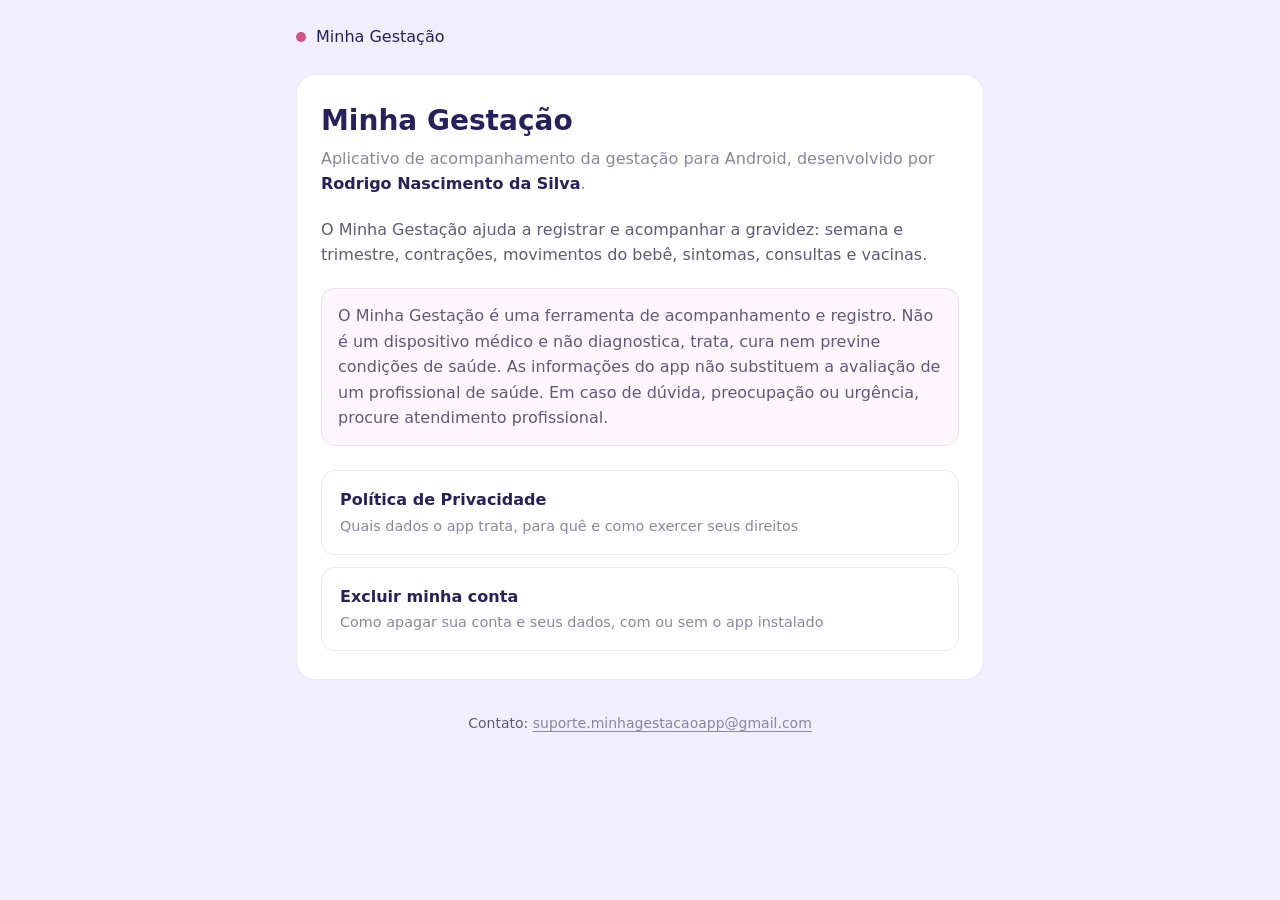
<file: public/index.html>
<!DOCTYPE html>
<html lang="pt-BR">
<head>
  <meta charset="utf-8">
  <meta name="viewport" content="width=device-width, initial-scale=1">
  <title>Minha Gestação</title>
  <meta name="description" content="Minha Gestação — aplicativo de acompanhamento da gestação. Política de Privacidade e exclusão de conta.">
  <link rel="icon" href="data:image/svg+xml,%3Csvg xmlns='http://www.w3.org/2000/svg' viewBox='0 0 16 16'%3E%3Ccircle cx='8' cy='8' r='7' fill='%23D4537E'/%3E%3C/svg%3E">
  <link rel="stylesheet" href="estilo.css">
</head>
<body>
  <main class="pagina">
    <header class="topo">
      <span class="marca" aria-hidden="true"></span>
      <span>Minha Gestação</span>
    </header>

    <section class="cartao">
      <h1>Minha Gestação</h1>
      <p class="subtitulo">Aplicativo de acompanhamento da gestação para Android, desenvolvido por <strong>Rodrigo Nascimento da Silva</strong>.</p>

      <p>O Minha Gestação ajuda a registrar e acompanhar a gravidez: semana e trimestre, contrações, movimentos do bebê, sintomas, consultas e vacinas.</p>

      <div class="aviso" role="note">
        <p>O Minha Gestação é uma ferramenta de acompanhamento e registro. Não é um dispositivo médico e não diagnostica, trata, cura nem previne condições de saúde. As informações do app não substituem a avaliação de um profissional de saúde. Em caso de dúvida, preocupação ou urgência, procure atendimento profissional.</p>
      </div>

      <ul class="links">
        <li>
          <a href="privacidade.html">
            Política de Privacidade
            <span>Quais dados o app trata, para quê e como exercer seus direitos</span>
          </a>
        </li>
        <li>
          <a href="exclusao-conta.html">
            Excluir minha conta
            <span>Como apagar sua conta e seus dados, com ou sem o app instalado</span>
          </a>
        </li>
      </ul>
    </section>

    <footer class="rodape">
      <p>Contato: <a href="mailto:suporte.minhagestacaoapp@gmail.com">suporte.minhagestacaoapp@gmail.com</a></p>
    </footer>
  </main>
</body>
</html>
</file>
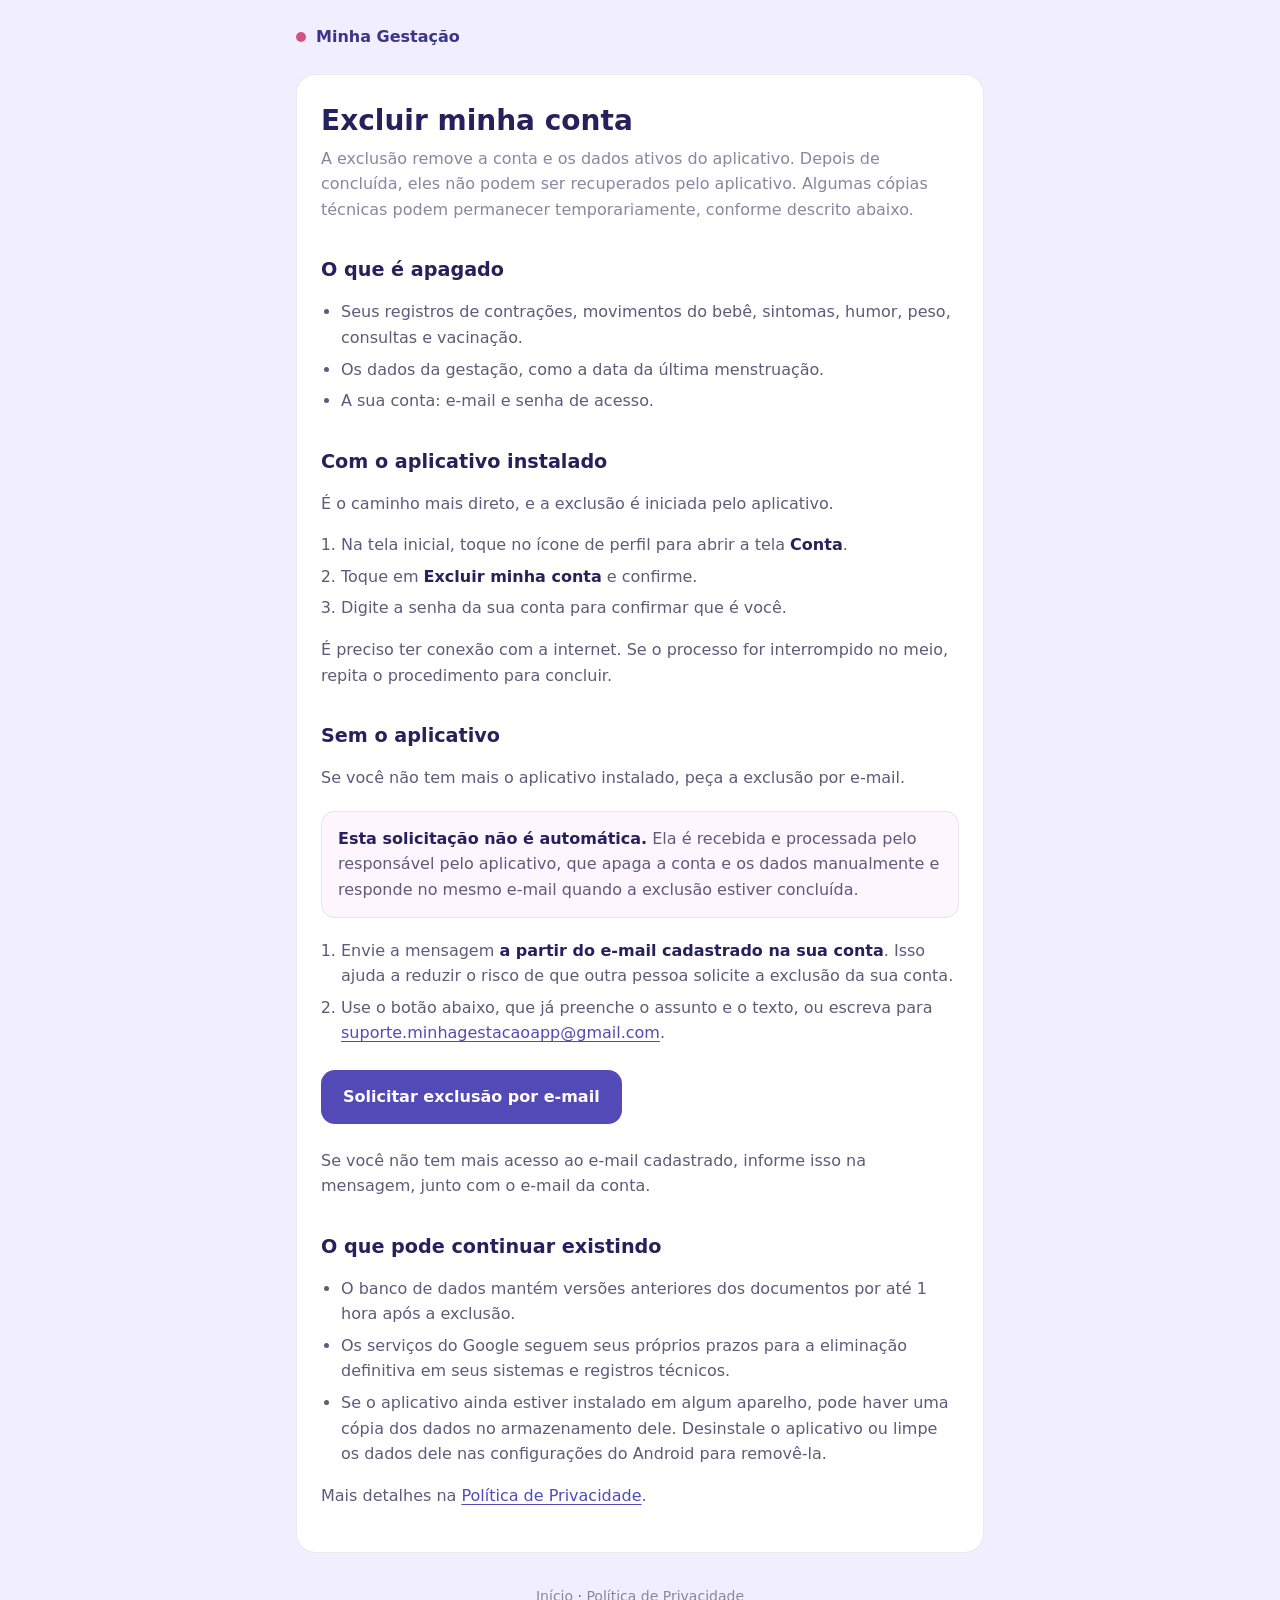
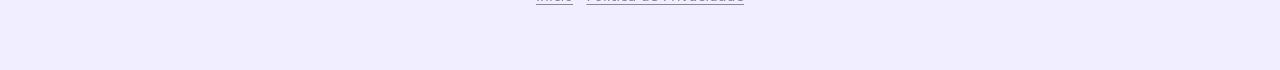
<file: public/exclusao-conta.html>
<!DOCTYPE html>
<html lang="pt-BR">
<head>
  <meta charset="utf-8">
  <meta name="viewport" content="width=device-width, initial-scale=1">
  <title>Excluir minha conta — Minha Gestação</title>
  <meta name="description" content="Como excluir sua conta do Minha Gestação e os dados associados, pelo aplicativo ou sem ele.">
  <link rel="icon" href="data:image/svg+xml,%3Csvg xmlns='http://www.w3.org/2000/svg' viewBox='0 0 16 16'%3E%3Ccircle cx='8' cy='8' r='7' fill='%23D4537E'/%3E%3C/svg%3E">
  <link rel="stylesheet" href="estilo.css">
</head>
<body>
  <main class="pagina">
    <header class="topo">
      <a href="index.html"><span class="marca" aria-hidden="true"></span>Minha Gestação</a>
    </header>

    <article class="cartao">
      <h1>Excluir minha conta</h1>
      <p class="subtitulo">A exclusão remove a conta e os dados ativos do aplicativo. Depois de concluída, eles não podem ser recuperados pelo aplicativo. Algumas cópias técnicas podem permanecer temporariamente, conforme descrito abaixo.</p>

      <h2 id="o-que-sai">O que é apagado</h2>
      <ul>
        <li>Seus registros de contrações, movimentos do bebê, sintomas, humor, peso, consultas e vacinação.</li>
        <li>Os dados da gestação, como a data da última menstruação.</li>
        <li>A sua conta: e-mail e senha de acesso.</li>
      </ul>

      <h2 id="pelo-app">Com o aplicativo instalado</h2>
      <p>É o caminho mais direto, e a exclusão é iniciada pelo aplicativo.</p>
      <ol>
        <li>Na tela inicial, toque no ícone de perfil para abrir a tela <strong>Conta</strong>.</li>
        <li>Toque em <strong>Excluir minha conta</strong> e confirme.</li>
        <li>Digite a senha da sua conta para confirmar que é você.</li>
      </ol>
      <p>É preciso ter conexão com a internet. Se o processo for interrompido no meio, repita o procedimento para concluir.</p>

      <h2 id="sem-o-app">Sem o aplicativo</h2>
      <p>Se você não tem mais o aplicativo instalado, peça a exclusão por e-mail.</p>

      <div class="aviso" role="note">
        <p><strong>Esta solicitação não é automática.</strong> Ela é recebida e processada pelo responsável pelo aplicativo, que apaga a conta e os dados manualmente e responde no mesmo e-mail quando a exclusão estiver concluída.</p>
      </div>

      <ol>
        <li>Envie a mensagem <strong>a partir do e-mail cadastrado na sua conta</strong>. Isso ajuda a reduzir o risco de que outra pessoa solicite a exclusão da sua conta.</li>
        <li>Use o botão abaixo, que já preenche o assunto e o texto, ou escreva para <a href="mailto:suporte.minhagestacaoapp@gmail.com">suporte.minhagestacaoapp@gmail.com</a>.</li>
      </ol>

      <p><a class="botao" href="mailto:suporte.minhagestacaoapp@gmail.com?subject=Exclus%C3%A3o%20de%20conta%20-%20Minha%20Gesta%C3%A7%C3%A3o&amp;body=Solicito%20a%20exclus%C3%A3o%20da%20minha%20conta%20no%20Minha%20Gesta%C3%A7%C3%A3o%20e%20de%20todos%20os%20dados%20associados%20a%20ela.%0D%0A%0D%0AEstou%20enviando%20esta%20mensagem%20a%20partir%20do%20e-mail%20cadastrado%20na%20conta.">Solicitar exclusão por e-mail</a></p>

      <p>Se você não tem mais acesso ao e-mail cadastrado, informe isso na mensagem, junto com o e-mail da conta.</p>

      <h2 id="o-que-fica">O que pode continuar existindo</h2>
      <ul>
        <li>O banco de dados mantém versões anteriores dos documentos por até 1 hora após a exclusão.</li>
        <li>Os serviços do Google seguem seus próprios prazos para a eliminação definitiva em seus sistemas e registros técnicos.</li>
        <li>Se o aplicativo ainda estiver instalado em algum aparelho, pode haver uma cópia dos dados no armazenamento dele. Desinstale o aplicativo ou limpe os dados dele nas configurações do Android para removê-la.</li>
      </ul>

      <p>Mais detalhes na <a href="privacidade.html">Política de Privacidade</a>.</p>
    </article>

    <footer class="rodape">
      <p><a href="index.html">Início</a> · <a href="privacidade.html">Política de Privacidade</a></p>
    </footer>
  </main>
</body>
</html>
</file>
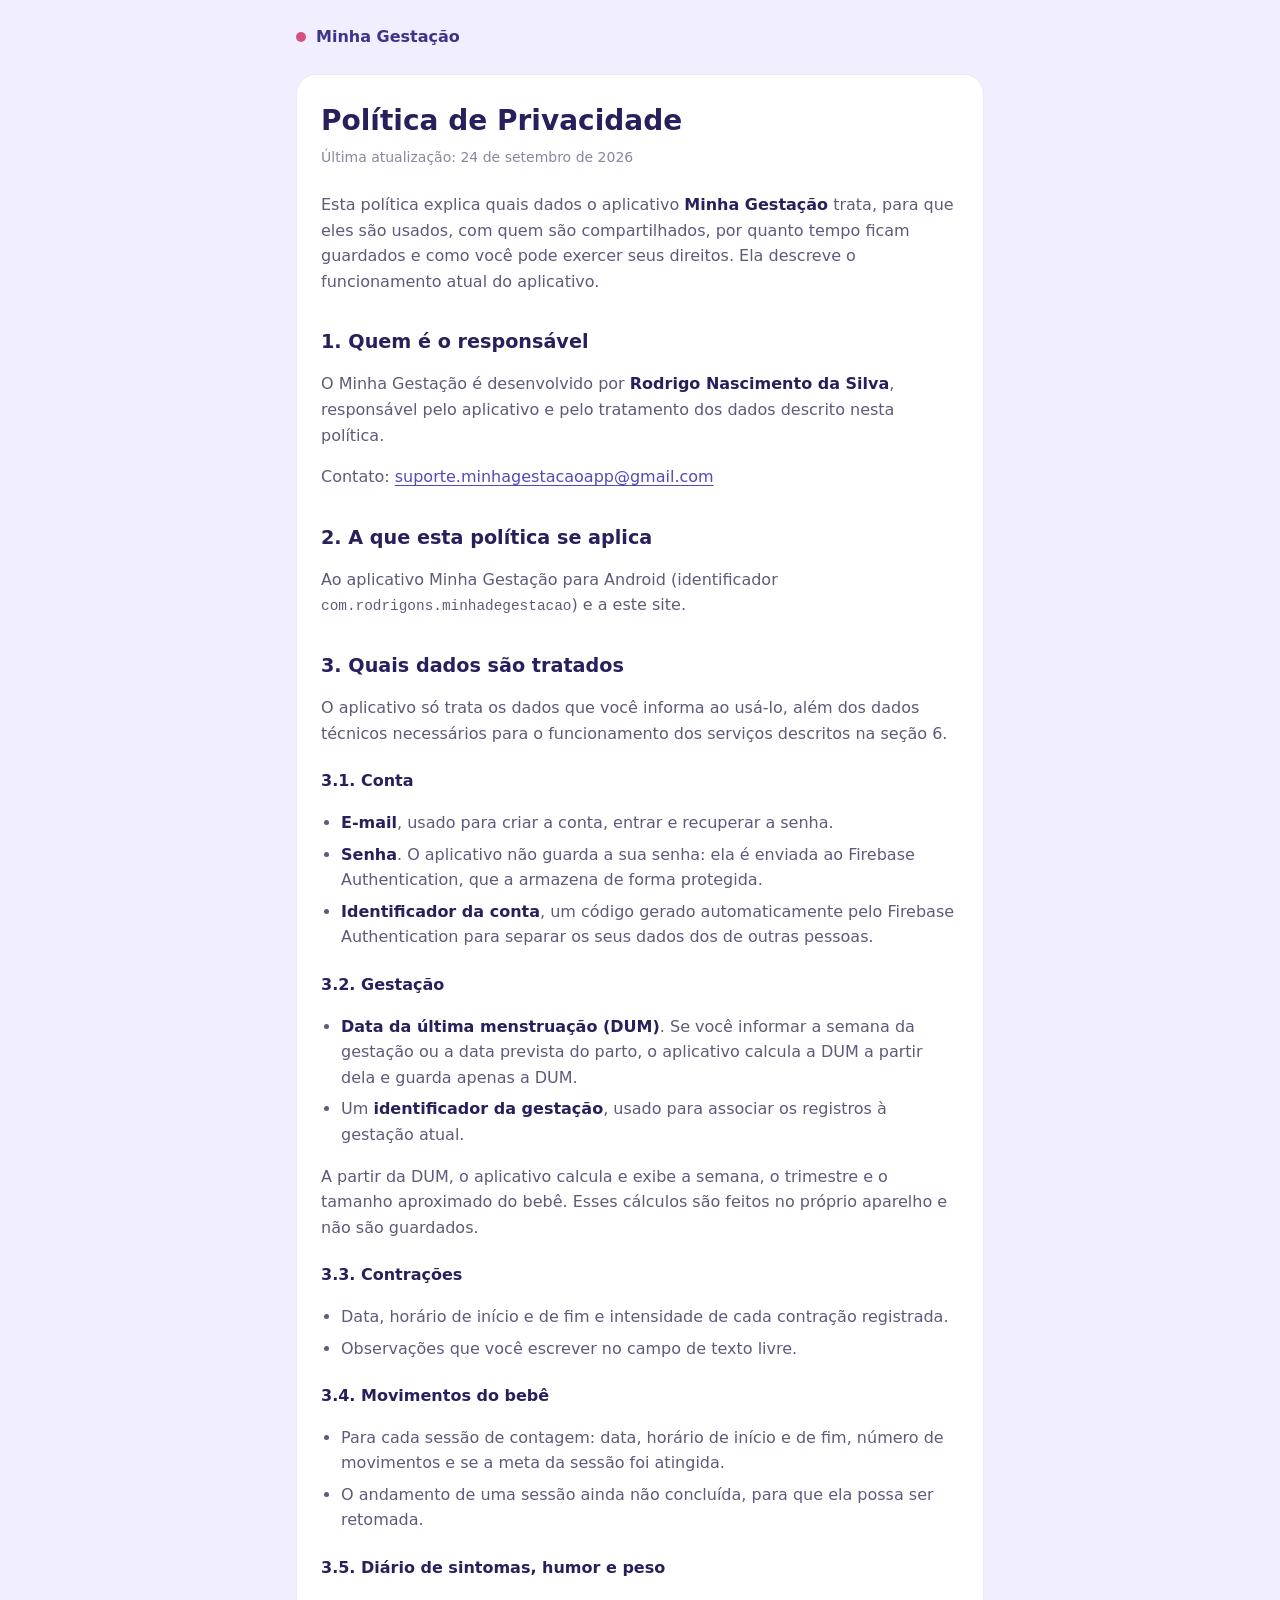
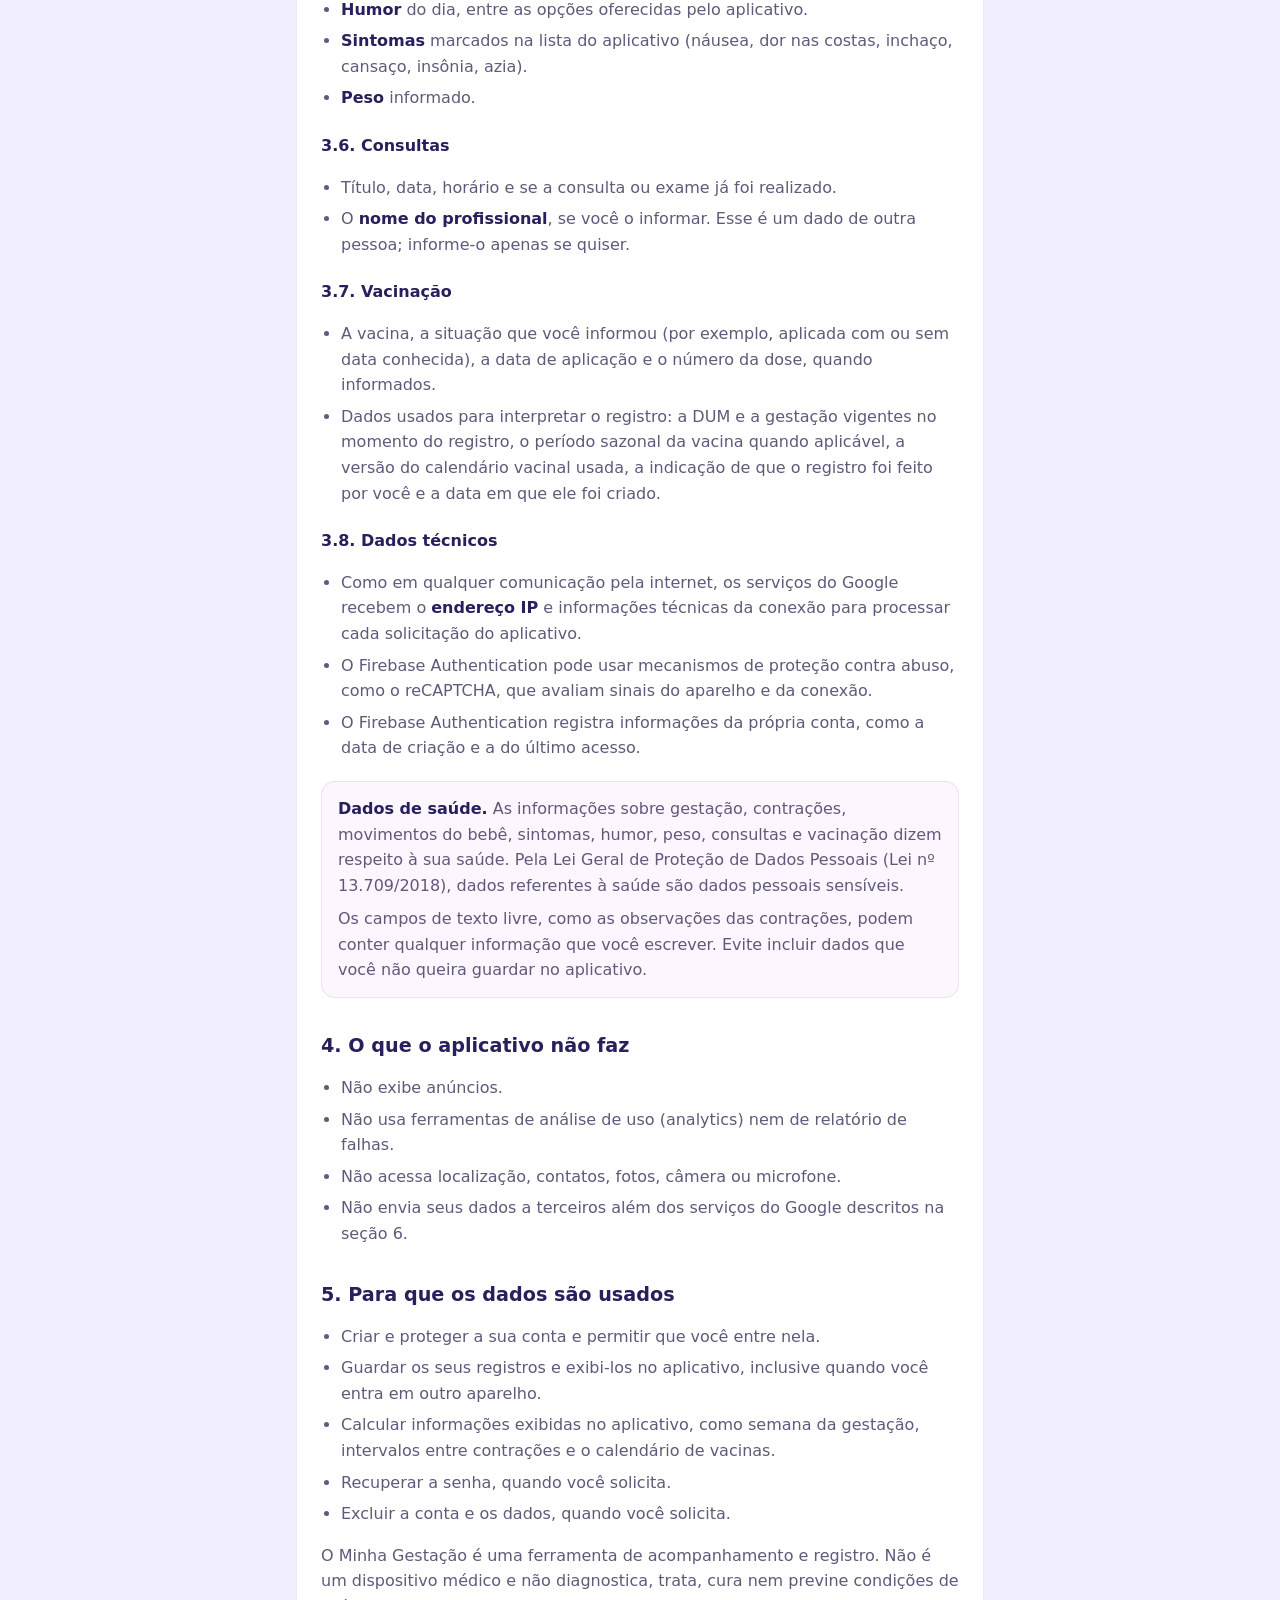
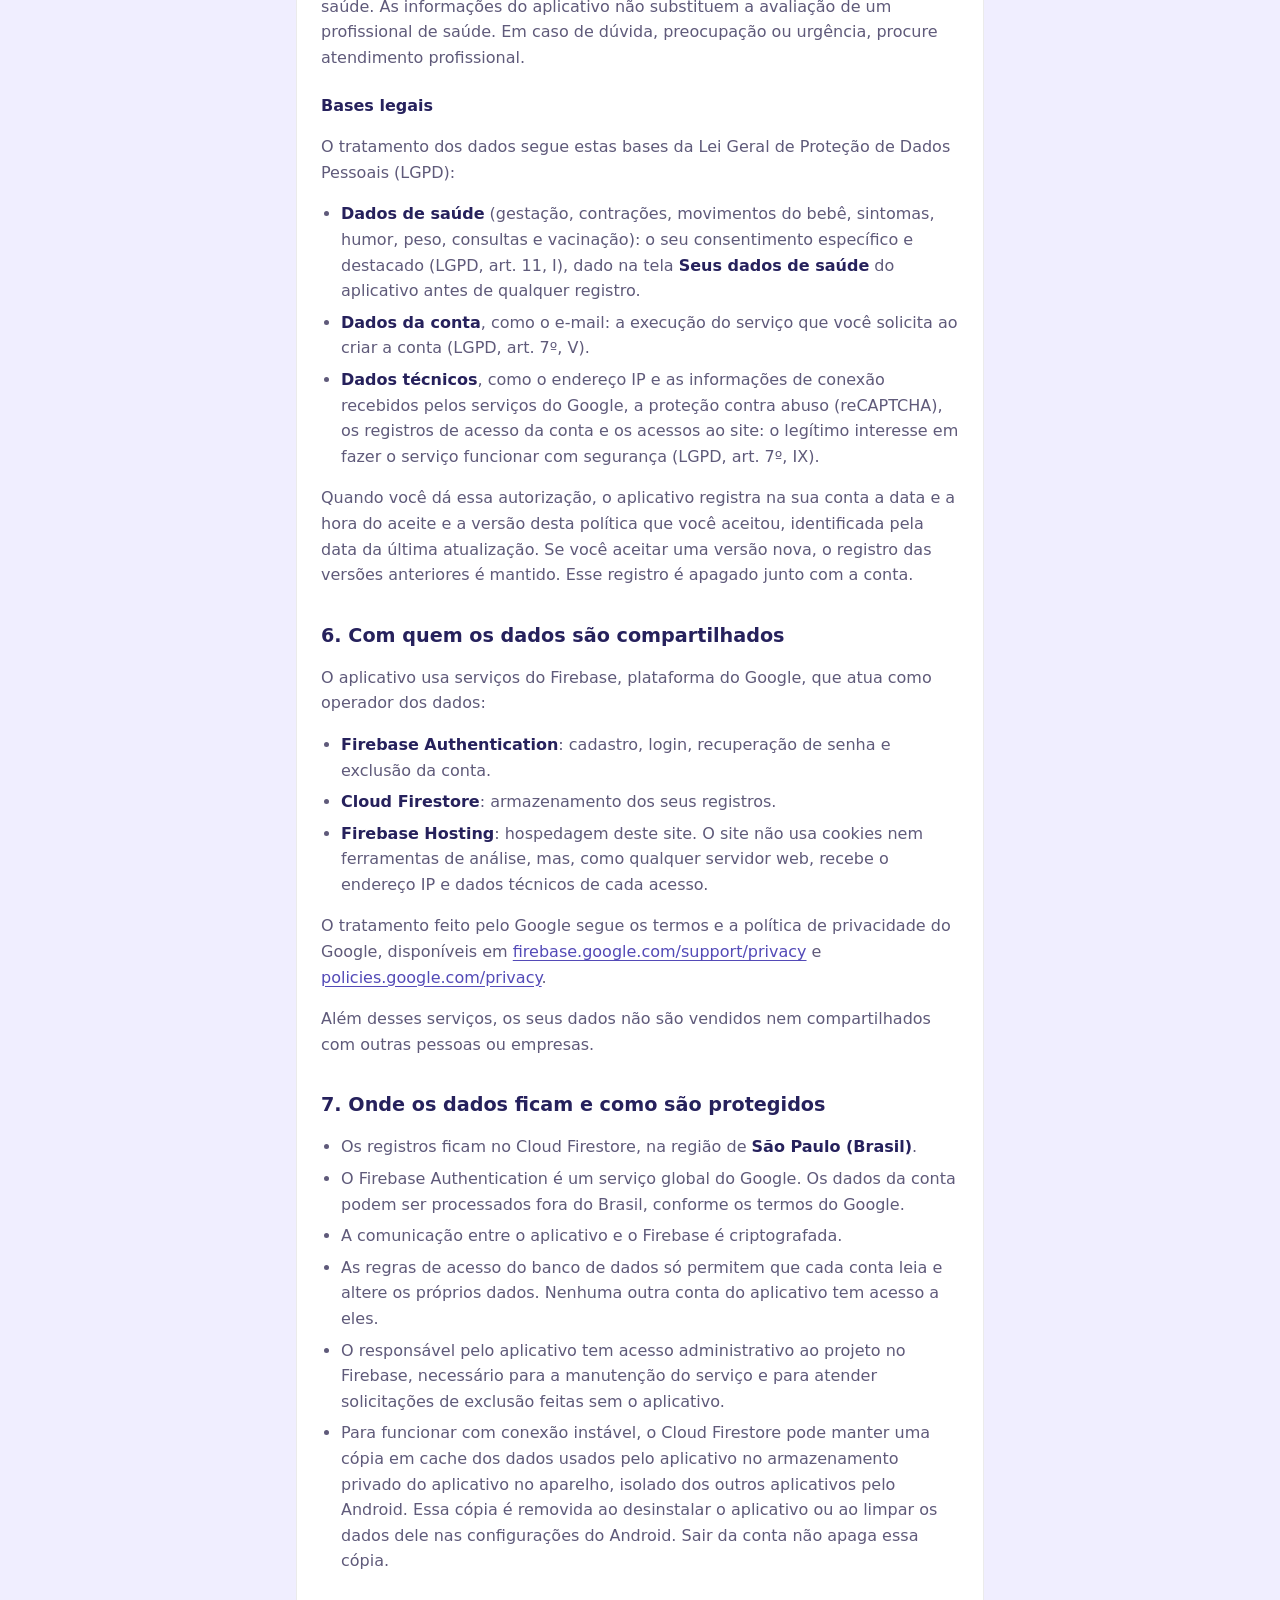
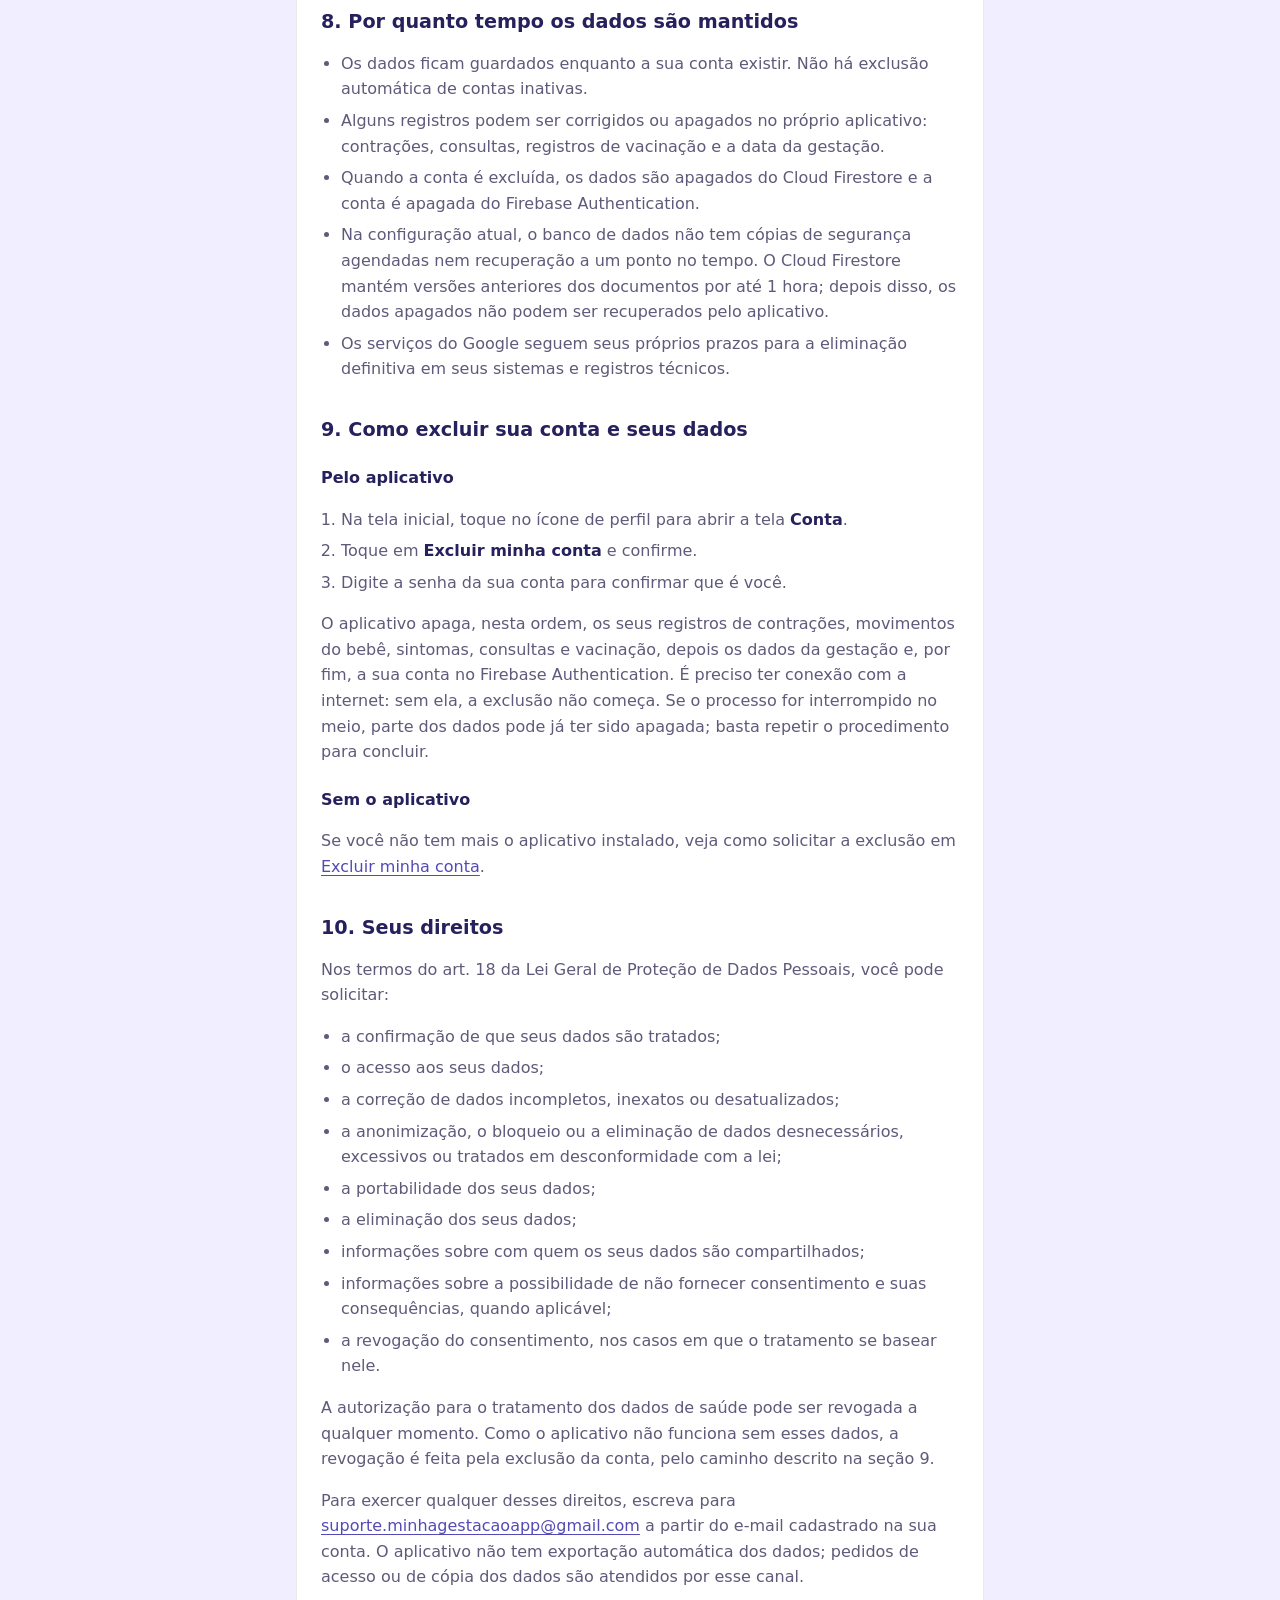
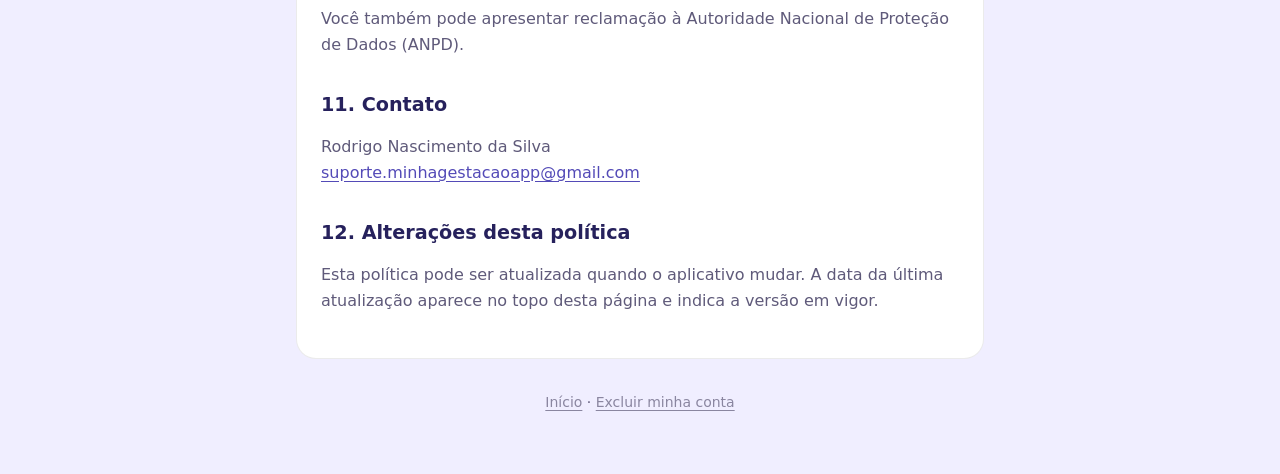
<file: public/privacidade.html>
<!DOCTYPE html>
<html lang="pt-BR">
<head>
  <meta charset="utf-8">
  <meta name="viewport" content="width=device-width, initial-scale=1">
  <title>Política de Privacidade — Minha Gestação</title>
  <meta name="description" content="Política de Privacidade do aplicativo Minha Gestação: quais dados são tratados, para quê, com quem, por quanto tempo e como exercer seus direitos.">
  <link rel="icon" href="data:image/svg+xml,%3Csvg xmlns='http://www.w3.org/2000/svg' viewBox='0 0 16 16'%3E%3Ccircle cx='8' cy='8' r='7' fill='%23D4537E'/%3E%3C/svg%3E">
  <link rel="stylesheet" href="estilo.css">
</head>
<body>
  <main class="pagina">
    <header class="topo">
      <a href="index.html"><span class="marca" aria-hidden="true"></span>Minha Gestação</a>
    </header>

    <article class="cartao">
      <h1>Política de Privacidade</h1>
      <p class="atualizacao">Última atualização: 24 de setembro de 2026</p>

      <p>Esta política explica quais dados o aplicativo <strong>Minha Gestação</strong> trata, para que eles são usados, com quem são compartilhados, por quanto tempo ficam guardados e como você pode exercer seus direitos. Ela descreve o funcionamento atual do aplicativo.</p>

      <h2 id="responsavel">1. Quem é o responsável</h2>
      <p>O Minha Gestação é desenvolvido por <strong>Rodrigo Nascimento da Silva</strong>, responsável pelo aplicativo e pelo tratamento dos dados descrito nesta política.</p>
      <p>Contato: <a href="mailto:suporte.minhagestacaoapp@gmail.com">suporte.minhagestacaoapp@gmail.com</a></p>

      <h2 id="abrangencia">2. A que esta política se aplica</h2>
      <p>Ao aplicativo Minha Gestação para Android (identificador <code>com.rodrigons.minhadegestacao</code>) e a este site.</p>

      <h2 id="dados">3. Quais dados são tratados</h2>
      <p>O aplicativo só trata os dados que você informa ao usá-lo, além dos dados técnicos necessários para o funcionamento dos serviços descritos na seção 6.</p>

      <h3>3.1. Conta</h3>
      <ul>
        <li><strong>E-mail</strong>, usado para criar a conta, entrar e recuperar a senha.</li>
        <li><strong>Senha</strong>. O aplicativo não guarda a sua senha: ela é enviada ao Firebase Authentication, que a armazena de forma protegida.</li>
        <li><strong>Identificador da conta</strong>, um código gerado automaticamente pelo Firebase Authentication para separar os seus dados dos de outras pessoas.</li>
      </ul>

      <h3>3.2. Gestação</h3>
      <ul>
        <li><strong>Data da última menstruação (DUM)</strong>. Se você informar a semana da gestação ou a data prevista do parto, o aplicativo calcula a DUM a partir dela e guarda apenas a DUM.</li>
        <li>Um <strong>identificador da gestação</strong>, usado para associar os registros à gestação atual.</li>
      </ul>
      <p>A partir da DUM, o aplicativo calcula e exibe a semana, o trimestre e o tamanho aproximado do bebê. Esses cálculos são feitos no próprio aparelho e não são guardados.</p>

      <h3>3.3. Contrações</h3>
      <ul>
        <li>Data, horário de início e de fim e intensidade de cada contração registrada.</li>
        <li>Observações que você escrever no campo de texto livre.</li>
      </ul>

      <h3>3.4. Movimentos do bebê</h3>
      <ul>
        <li>Para cada sessão de contagem: data, horário de início e de fim, número de movimentos e se a meta da sessão foi atingida.</li>
        <li>O andamento de uma sessão ainda não concluída, para que ela possa ser retomada.</li>
      </ul>

      <h3>3.5. Diário de sintomas, humor e peso</h3>
      <ul>
        <li><strong>Humor</strong> do dia, entre as opções oferecidas pelo aplicativo.</li>
        <li><strong>Sintomas</strong> marcados na lista do aplicativo (náusea, dor nas costas, inchaço, cansaço, insônia, azia).</li>
        <li><strong>Peso</strong> informado.</li>
      </ul>

      <h3>3.6. Consultas</h3>
      <ul>
        <li>Título, data, horário e se a consulta ou exame já foi realizado.</li>
        <li>O <strong>nome do profissional</strong>, se você o informar. Esse é um dado de outra pessoa; informe-o apenas se quiser.</li>
      </ul>

      <h3>3.7. Vacinação</h3>
      <ul>
        <li>A vacina, a situação que você informou (por exemplo, aplicada com ou sem data conhecida), a data de aplicação e o número da dose, quando informados.</li>
        <li>Dados usados para interpretar o registro: a DUM e a gestação vigentes no momento do registro, o período sazonal da vacina quando aplicável, a versão do calendário vacinal usada, a indicação de que o registro foi feito por você e a data em que ele foi criado.</li>
      </ul>

      <h3>3.8. Dados técnicos</h3>
      <ul>
        <li>Como em qualquer comunicação pela internet, os serviços do Google recebem o <strong>endereço IP</strong> e informações técnicas da conexão para processar cada solicitação do aplicativo.</li>
        <li>O Firebase Authentication pode usar mecanismos de proteção contra abuso, como o reCAPTCHA, que avaliam sinais do aparelho e da conexão.</li>
        <li>O Firebase Authentication registra informações da própria conta, como a data de criação e a do último acesso.</li>
      </ul>

      <div class="aviso" role="note">
        <p><strong>Dados de saúde.</strong> As informações sobre gestação, contrações, movimentos do bebê, sintomas, humor, peso, consultas e vacinação dizem respeito à sua saúde. Pela Lei Geral de Proteção de Dados Pessoais (Lei nº 13.709/2018), dados referentes à saúde são dados pessoais sensíveis.</p>
        <p>Os campos de texto livre, como as observações das contrações, podem conter qualquer informação que você escrever. Evite incluir dados que você não queira guardar no aplicativo.</p>
      </div>

      <h2 id="nao-faz">4. O que o aplicativo não faz</h2>
      <ul>
        <li>Não exibe anúncios.</li>
        <li>Não usa ferramentas de análise de uso (analytics) nem de relatório de falhas.</li>
        <li>Não acessa localização, contatos, fotos, câmera ou microfone.</li>
        <li>Não envia seus dados a terceiros além dos serviços do Google descritos na seção 6.</li>
      </ul>

      <h2 id="finalidade">5. Para que os dados são usados</h2>
      <ul>
        <li>Criar e proteger a sua conta e permitir que você entre nela.</li>
        <li>Guardar os seus registros e exibi-los no aplicativo, inclusive quando você entra em outro aparelho.</li>
        <li>Calcular informações exibidas no aplicativo, como semana da gestação, intervalos entre contrações e o calendário de vacinas.</li>
        <li>Recuperar a senha, quando você solicita.</li>
        <li>Excluir a conta e os dados, quando você solicita.</li>
      </ul>
      <p>O Minha Gestação é uma ferramenta de acompanhamento e registro. Não é um dispositivo médico e não diagnostica, trata, cura nem previne condições de saúde. As informações do aplicativo não substituem a avaliação de um profissional de saúde. Em caso de dúvida, preocupação ou urgência, procure atendimento profissional.</p>
      <h3 id="bases-legais">Bases legais</h3>
      <p>O tratamento dos dados segue estas bases da Lei Geral de Proteção de Dados Pessoais (LGPD):</p>
      <ul>
        <li><strong>Dados de saúde</strong> (gestação, contrações, movimentos do bebê, sintomas, humor, peso, consultas e vacinação): o seu consentimento específico e destacado (LGPD, art. 11, I), dado na tela <strong>Seus dados de saúde</strong> do aplicativo antes de qualquer registro.</li>
        <li><strong>Dados da conta</strong>, como o e-mail: a execução do serviço que você solicita ao criar a conta (LGPD, art. 7º, V).</li>
        <li><strong>Dados técnicos</strong>, como o endereço IP e as informações de conexão recebidos pelos serviços do Google, a proteção contra abuso (reCAPTCHA), os registros de acesso da conta e os acessos ao site: o legítimo interesse em fazer o serviço funcionar com segurança (LGPD, art. 7º, IX).</li>
      </ul>
      <p>Quando você dá essa autorização, o aplicativo registra na sua conta a data e a hora do aceite e a versão desta política que você aceitou, identificada pela data da última atualização. Se você aceitar uma versão nova, o registro das versões anteriores é mantido. Esse registro é apagado junto com a conta.</p>

      <h2 id="compartilhamento">6. Com quem os dados são compartilhados</h2>
      <p>O aplicativo usa serviços do Firebase, plataforma do Google, que atua como operador dos dados:</p>
      <ul>
        <li><strong>Firebase Authentication</strong>: cadastro, login, recuperação de senha e exclusão da conta.</li>
        <li><strong>Cloud Firestore</strong>: armazenamento dos seus registros.</li>
        <li><strong>Firebase Hosting</strong>: hospedagem deste site. O site não usa cookies nem ferramentas de análise, mas, como qualquer servidor web, recebe o endereço IP e dados técnicos de cada acesso.</li>
      </ul>
      <p>O tratamento feito pelo Google segue os termos e a política de privacidade do Google, disponíveis em <a href="https://firebase.google.com/support/privacy" rel="noopener">firebase.google.com/support/privacy</a> e <a href="https://policies.google.com/privacy" rel="noopener">policies.google.com/privacy</a>.</p>
      <p>Além desses serviços, os seus dados não são vendidos nem compartilhados com outras pessoas ou empresas.</p>

      <h2 id="armazenamento">7. Onde os dados ficam e como são protegidos</h2>
      <ul>
        <li>Os registros ficam no Cloud Firestore, na região de <strong>São Paulo (Brasil)</strong>.</li>
        <li>O Firebase Authentication é um serviço global do Google. Os dados da conta podem ser processados fora do Brasil, conforme os termos do Google.</li>
        <li>A comunicação entre o aplicativo e o Firebase é criptografada.</li>
        <li>As regras de acesso do banco de dados só permitem que cada conta leia e altere os próprios dados. Nenhuma outra conta do aplicativo tem acesso a eles.</li>
        <li>O responsável pelo aplicativo tem acesso administrativo ao projeto no Firebase, necessário para a manutenção do serviço e para atender solicitações de exclusão feitas sem o aplicativo.</li>
        <li>Para funcionar com conexão instável, o Cloud Firestore pode manter uma cópia em cache dos dados usados pelo aplicativo no armazenamento privado do aplicativo no aparelho, isolado dos outros aplicativos pelo Android. Essa cópia é removida ao desinstalar o aplicativo ou ao limpar os dados dele nas configurações do Android. Sair da conta não apaga essa cópia.</li>
      </ul>

      <h2 id="retencao">8. Por quanto tempo os dados são mantidos</h2>
      <ul>
        <li>Os dados ficam guardados enquanto a sua conta existir. Não há exclusão automática de contas inativas.</li>
        <li>Alguns registros podem ser corrigidos ou apagados no próprio aplicativo: contrações, consultas, registros de vacinação e a data da gestação.</li>
        <li>Quando a conta é excluída, os dados são apagados do Cloud Firestore e a conta é apagada do Firebase Authentication.</li>
        <li>Na configuração atual, o banco de dados não tem cópias de segurança agendadas nem recuperação a um ponto no tempo. O Cloud Firestore mantém versões anteriores dos documentos por até 1 hora; depois disso, os dados apagados não podem ser recuperados pelo aplicativo.</li>
        <li>Os serviços do Google seguem seus próprios prazos para a eliminação definitiva em seus sistemas e registros técnicos.</li>
      </ul>

      <h2 id="exclusao">9. Como excluir sua conta e seus dados</h2>
      <h3>Pelo aplicativo</h3>
      <ol>
        <li>Na tela inicial, toque no ícone de perfil para abrir a tela <strong>Conta</strong>.</li>
        <li>Toque em <strong>Excluir minha conta</strong> e confirme.</li>
        <li>Digite a senha da sua conta para confirmar que é você.</li>
      </ol>
      <p>O aplicativo apaga, nesta ordem, os seus registros de contrações, movimentos do bebê, sintomas, consultas e vacinação, depois os dados da gestação e, por fim, a sua conta no Firebase Authentication. É preciso ter conexão com a internet: sem ela, a exclusão não começa. Se o processo for interrompido no meio, parte dos dados pode já ter sido apagada; basta repetir o procedimento para concluir.</p>
      <h3>Sem o aplicativo</h3>
      <p>Se você não tem mais o aplicativo instalado, veja como solicitar a exclusão em <a href="exclusao-conta.html">Excluir minha conta</a>.</p>

      <h2 id="direitos">10. Seus direitos</h2>
      <p>Nos termos do art. 18 da Lei Geral de Proteção de Dados Pessoais, você pode solicitar:</p>
      <ul>
        <li>a confirmação de que seus dados são tratados;</li>
        <li>o acesso aos seus dados;</li>
        <li>a correção de dados incompletos, inexatos ou desatualizados;</li>
        <li>a anonimização, o bloqueio ou a eliminação de dados desnecessários, excessivos ou tratados em desconformidade com a lei;</li>
        <li>a portabilidade dos seus dados;</li>
        <li>a eliminação dos seus dados;</li>
        <li>informações sobre com quem os seus dados são compartilhados;</li>
        <li>informações sobre a possibilidade de não fornecer consentimento e suas consequências, quando aplicável;</li>
        <li>a revogação do consentimento, nos casos em que o tratamento se basear nele.</li>
      </ul>
      <p>A autorização para o tratamento dos dados de saúde pode ser revogada a qualquer momento. Como o aplicativo não funciona sem esses dados, a revogação é feita pela exclusão da conta, pelo caminho descrito na seção 9.</p>
      <p>Para exercer qualquer desses direitos, escreva para <a href="mailto:suporte.minhagestacaoapp@gmail.com">suporte.minhagestacaoapp@gmail.com</a> a partir do e-mail cadastrado na sua conta. O aplicativo não tem exportação automática dos dados; pedidos de acesso ou de cópia dos dados são atendidos por esse canal.</p>
      <p>Você também pode apresentar reclamação à Autoridade Nacional de Proteção de Dados (ANPD).</p>

      <h2 id="contato">11. Contato</h2>
      <p>Rodrigo Nascimento da Silva<br>
      <a href="mailto:suporte.minhagestacaoapp@gmail.com">suporte.minhagestacaoapp@gmail.com</a></p>

      <h2 id="alteracoes">12. Alterações desta política</h2>
      <p>Esta política pode ser atualizada quando o aplicativo mudar. A data da última atualização aparece no topo desta página e indica a versão em vigor.</p>
    </article>

    <footer class="rodape">
      <p><a href="index.html">Início</a> · <a href="exclusao-conta.html">Excluir minha conta</a></p>
    </footer>
  </main>
</body>
</html>
</file>
<file: public/estilo.css>
:root {
  --fundo: #f0eeff;
  --superficie: #ffffff;
  --texto: #26215c;
  --texto-2: #5f5a7a;
  --texto-3: #8a86a0;
  --acento: #534ab7;
  --acento-texto: #3c3489;
  --rosa: #d4537e;
  --borda: rgba(0, 0, 0, 0.08);
  --aviso-fundo: #fdf6ff;
  color-scheme: light;
}

@media (prefers-color-scheme: dark) {
  :root {
    --fundo: #13112a;
    --superficie: #1c1b2e;
    --texto: #f0ebf8;
    --texto-2: #b3adc9;
    --texto-3: #8e88a8;
    --acento: #b9aadd;
    --acento-texto: #d4caff;
    --rosa: #e87ea1;
    --borda: #3a3660;
    --aviso-fundo: #2a2740;
    color-scheme: dark;
  }
}

* {
  box-sizing: border-box;
}

html {
  -webkit-text-size-adjust: 100%;
}

body {
  margin: 0;
  background: var(--fundo);
  color: var(--texto);
  font-family: system-ui, -apple-system, "Segoe UI", Roboto, "Helvetica Neue", Arial, sans-serif;
  font-size: 16px;
  line-height: 1.6;
}

.pagina {
  max-width: 720px;
  margin: 0 auto;
  padding: 24px 16px 48px;
}

.topo {
  display: flex;
  align-items: center;
  gap: 10px;
  margin-bottom: 24px;
}

.topo a {
  display: flex;
  align-items: center;
  gap: 10px;
  color: var(--acento-texto);
  text-decoration: none;
  font-weight: 600;
}

.marca {
  width: 10px;
  height: 10px;
  border-radius: 50%;
  background: var(--rosa);
  flex: none;
}

.cartao {
  background: var(--superficie);
  border: 1px solid var(--borda);
  border-radius: 20px;
  padding: 28px 24px;
}

h1 {
  font-size: 1.75rem;
  line-height: 1.25;
  margin: 0 0 8px;
  font-weight: 600;
}

h2 {
  font-size: 1.2rem;
  line-height: 1.3;
  margin: 36px 0 10px;
  font-weight: 600;
}

h3 {
  font-size: 1rem;
  margin: 22px 0 6px;
  font-weight: 600;
}

p,
li {
  color: var(--texto-2);
}

ul,
ol {
  padding-left: 1.25rem;
}

li + li {
  margin-top: 6px;
}

strong {
  color: var(--texto);
}

a {
  color: var(--acento);
  text-underline-offset: 3px;
}

a:focus-visible,
.botao:focus-visible {
  outline: 3px solid var(--rosa);
  outline-offset: 2px;
}

.subtitulo {
  color: var(--texto-3);
  margin: 0 0 20px;
}

.atualizacao {
  font-size: 0.875rem;
  color: var(--texto-3);
  margin: 0 0 24px;
}

.aviso {
  background: var(--aviso-fundo);
  border: 1px solid var(--borda);
  border-radius: 14px;
  padding: 14px 16px;
  margin: 20px 0;
}

.aviso p {
  margin: 0;
}

.aviso p + p {
  margin-top: 8px;
}

.links {
  list-style: none;
  padding: 0;
  margin: 24px 0 0;
  display: grid;
  gap: 12px;
}

.links li + li {
  margin-top: 0;
}

.links a {
  display: block;
  padding: 16px 18px;
  border: 1px solid var(--borda);
  border-radius: 14px;
  background: var(--superficie);
  color: var(--texto);
  text-decoration: none;
  font-weight: 600;
}

.links a span {
  display: block;
  font-weight: 400;
  font-size: 0.9rem;
  color: var(--texto-3);
  margin-top: 2px;
}

.botao {
  display: inline-block;
  background: var(--acento);
  color: #ffffff;
  text-decoration: none;
  font-weight: 600;
  padding: 14px 22px;
  border-radius: 14px;
  margin: 8px 0;
}

@media (prefers-color-scheme: dark) {
  .botao {
    color: #13112a;
  }
}

table {
  width: 100%;
  border-collapse: collapse;
  font-size: 0.95rem;
  margin: 12px 0;
}

th,
td {
  text-align: left;
  vertical-align: top;
  padding: 10px 8px;
  border-bottom: 1px solid var(--borda);
}

th {
  color: var(--texto);
  font-weight: 600;
}

td {
  color: var(--texto-2);
}

.tabela-rolavel {
  overflow-x: auto;
}

code {
  font-family: ui-monospace, "SF Mono", Consolas, monospace;
  font-size: 0.9em;
  overflow-wrap: anywhere;
}

.rodape {
  margin-top: 32px;
  font-size: 0.875rem;
  color: var(--texto-3);
  text-align: center;
}

.rodape a {
  color: var(--texto-3);
}

@media (max-width: 480px) {
  .cartao {
    padding: 22px 18px;
    border-radius: 16px;
  }

  h1 {
    font-size: 1.5rem;
  }
}
</file>
